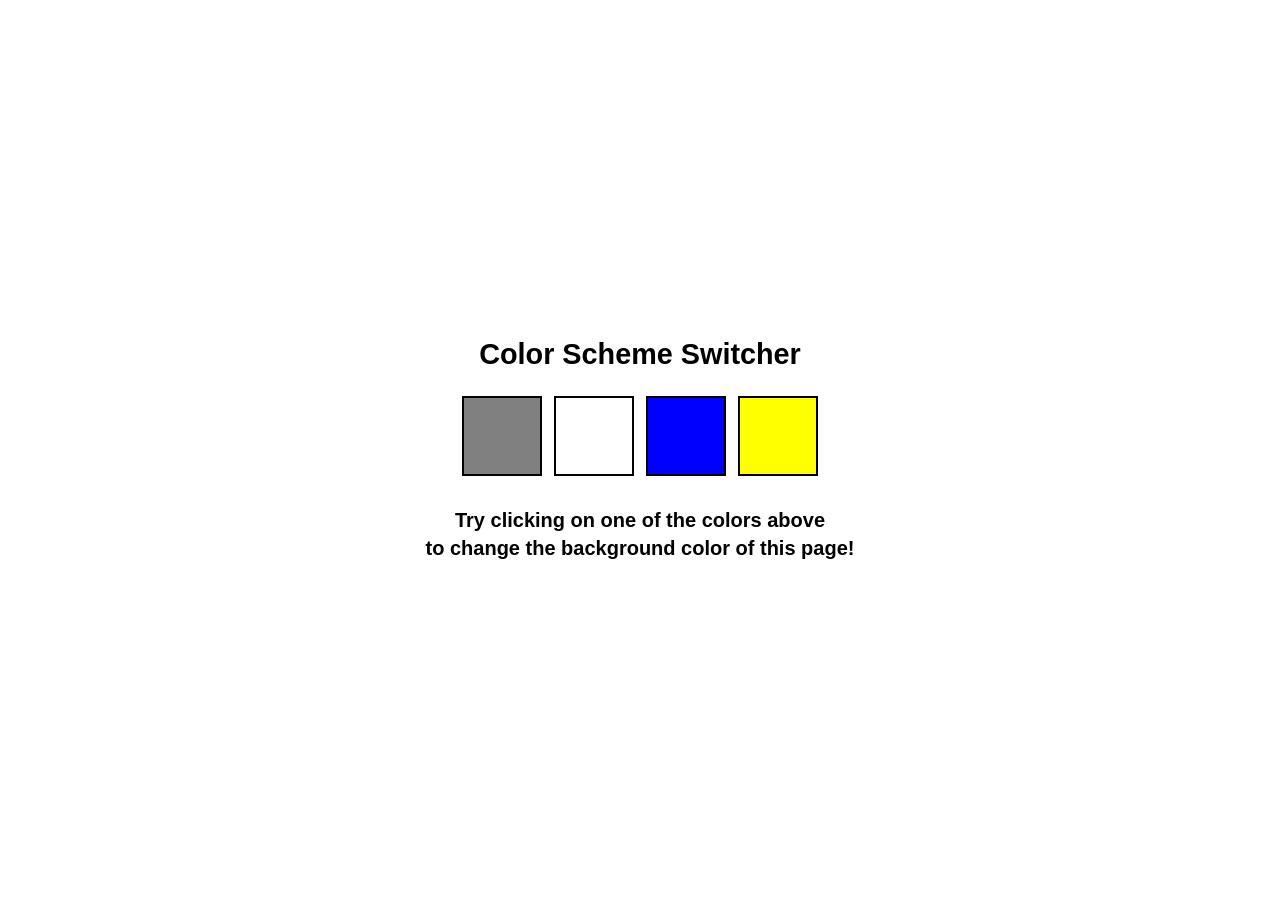
<file: JavaScript/Projects/1 - BackgroundColorChanger/index.html>
<!DOCTYPE html>
<html lang="en">
<head>
  <meta charset="UTF-8">
  <meta name="viewport" content="width=device-width, initial-scale=1.0">
  <title>Color Scheme Switcher</title>
  <link rel="stylesheet" href="style.css">
</head>
<body>
  <div class="canvas">
    <h1>Color Scheme Switcher</h1>
    
    <div class="button-container">
      <span class="button" id="grey"></span>
      <span class="button" id="white"></span>
      <span class="button" id="blue"></span>
      <span class="button" id="yellow"></span>
    </div>

    <h2>
      Try clicking on one of the colors above
      <span>to change the background color of this page!</span>
    </h2>
  </div>
  <script src="charColorCode.js"></script>
</body>
</html>
</file>
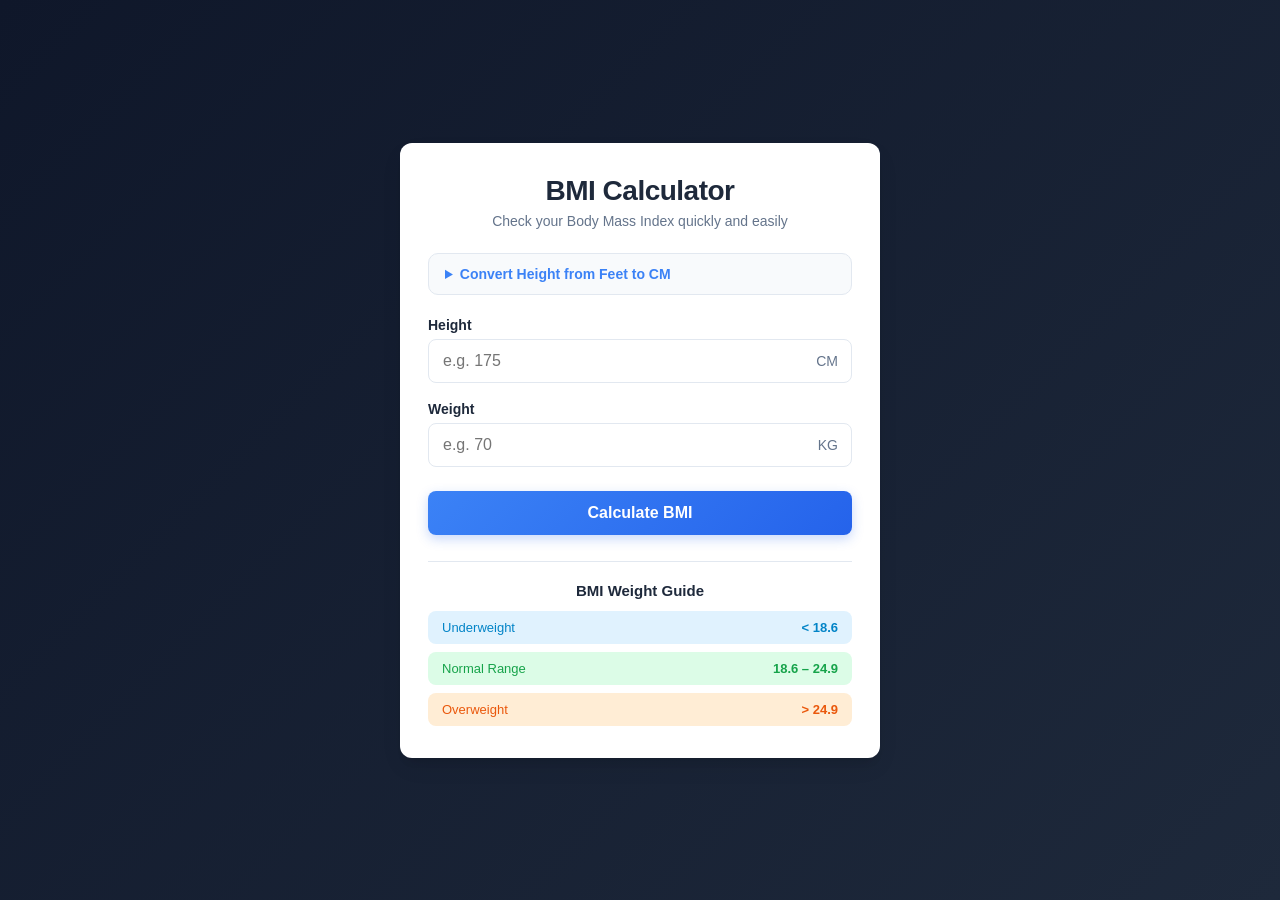
<file: JavaScript/Projects/2 - BMICalculator/index.html>
<!DOCTYPE html>
<html lang="en">
  <head>
    <meta charset="UTF-8" />
    <meta name="viewport" content="width=device-width, initial-scale=1.0" />
    <meta http-equiv="X-UA-Compatible" content="ie=edge" />
    <link rel="stylesheet" href="style.css" />
    <title>BMI Calculator</title>
  </head>
  <body>
    <main class="container">
      <header class="app-header">
        <h1>BMI Calculator</h1>
        <p class="subtitle">Check your Body Mass Index quickly and easily</p>
      </header>

      <!-- Feet to CM Quick Converter -->
      <section class="converter-box" aria-label="Height Unit Converter">
        <details>
          <summary>Convert Height from Feet to CM</summary>
          <div class="converter-content">
            <div class="converter-fields">
              <div class="field-group">
                <label for="feet">Feet (ft)</label>
                <input type="number" id="feet" placeholder="e.g. 5" min="0" step="1" />
              </div>
              <div class="field-group">
                <label for="inches">Inches (in)</label>
                <input type="number" id="inches" placeholder="e.g. 9" min="0" max="11.9" step="any" />
              </div>
            </div>
            <button type="button" id="convert-btn" class="secondary-btn">Convert &amp; Fill Height</button>
            <div id="convert-feedback" class="convert-feedback" aria-live="polite"></div>
          </div>
        </details>
      </section>

      <form id="bmi-form">
        <div class="form-group">
          <label for="height">Height</label>
          <div class="input-wrapper">
            <input type="number" id="height" placeholder="e.g. 175" min="1" step="any" required />
            <span class="unit-tag">CM</span>
          </div>
        </div>

        <div class="form-group">
          <label for="weight">Weight</label>
          <div class="input-wrapper">
            <input type="number" id="weight" placeholder="e.g. 70" min="1" step="any" required />
            <span class="unit-tag">KG</span>
          </div>
        </div>

        <button type="submit" id="calculate-btn" class="primary-btn">Calculate BMI</button>
      </form>

      <div id="results" class="results-container" aria-live="polite"></div>

      <section id="weight-guide" class="weight-guide">
        <h3>BMI Weight Guide</h3>
        <div class="guide-grid">
          <div class="guide-item underweight">
            <span class="guide-label">Underweight</span>
            <span class="guide-value">&lt; 18.6</span>
          </div>
          <div class="guide-item normal">
            <span class="guide-label">Normal Range</span>
            <span class="guide-value">18.6 – 24.9</span>
          </div>
          <div class="guide-item overweight">
            <span class="guide-label">Overweight</span>
            <span class="guide-value">&gt; 24.9</span>
          </div>
        </div>
      </section>
    </main>

    <script src="bmical.js"></script>
  </body>
</html>
</file>
<file: JavaScript/Projects/1 - BackgroundColorChanger/style.css>
* {
  box-sizing: border-box;
  margin: 0;
  padding: 0;
}

body {
  font-family: Arial, Helvetica, sans-serif;
  min-height: 100vh;
  display: flex;
  justify-content: center;
  align-items: center;
  transition: background-color 0.3s ease;
}

.canvas {
  text-align: center;
  max-width: 500px;
  padding: 20px;
}

h1 {
  font-size: 1.8rem;
  margin-bottom: 25px;
}

.button-container {
  display: flex;
  justify-content: center;
  gap: 12px;
  margin-bottom: 30px;
}

.button {
  width: 80px;
  height: 80px;
  border: 2px solid #000;
  display: inline-block;
  cursor: pointer;
}

#grey {
  background-color: grey;
}

#white {
  background-color: #fff;
}

#blue {
  background-color: blue;
}

#yellow {
  background-color: yellow;
}

h2 {
  font-size: 1.25rem;
  line-height: 1.4;
  font-weight: bold;
}

h2 span {
  display: block;
}
</file>
<file: JavaScript/Projects/2 - BMICalculator/style.css>
:root {
  --primary: #3b82f6;
  --primary-hover: #2563eb;
  --bg-gradient: linear-gradient(135deg, #0f172a 0%, #1e293b 100%);
  --card-bg: #ffffff;
  --text-main: #1e293b;
  --text-muted: #64748b;
  --border-color: #e2e8f0;
  --border-focus: #3b82f6;
  --radius: 12px;
  --shadow: 0 10px 25px -5px rgba(0, 0, 0, 0.1), 0 8px 10px -6px rgba(0, 0, 0, 0.1);
  --underweight: #0284c7;
  --underweight-bg: #e0f2fe;
  --normal: #16a34a;
  --normal-bg: #dcfce7;
  --overweight: #ea580c;
  --overweight-bg: #ffedd5;
}

* {
  box-sizing: border-box;
  margin: 0;
  padding: 0;
}

body {
  font-family: -apple-system, BlinkMacSystemFont, "Segoe UI", Roboto, "Helvetica Neue", Arial, sans-serif;
  min-height: 100vh;
  background: var(--bg-gradient);
  display: flex;
  align-items: center;
  justify-content: center;
  padding: 24px 16px;
  color: var(--text-main);
}

.container {
  width: 100%;
  max-width: 480px;
  background-color: var(--card-bg);
  border-radius: var(--radius);
  box-shadow: var(--shadow);
  padding: 32px 28px;
}

.app-header {
  text-align: center;
  margin-bottom: 24px;
}

.app-header h1 {
  font-size: 28px;
  font-weight: 700;
  color: var(--text-main);
  letter-spacing: -0.5px;
}

.subtitle {
  font-size: 14px;
  color: var(--text-muted);
  margin-top: 6px;
}

/* Feet to CM Converter */
.converter-box {
  background-color: #f8fafc;
  border: 1px solid var(--border-color);
  border-radius: 10px;
  padding: 12px 16px;
  margin-bottom: 22px;
}

.converter-box details summary {
  font-size: 14px;
  font-weight: 600;
  color: var(--primary);
  cursor: pointer;
  user-select: none;
  outline: none;
}

.converter-box details summary:hover {
  color: var(--primary-hover);
}

.converter-content {
  margin-top: 14px;
}

.converter-fields {
  display: grid;
  grid-template-columns: 1fr 1fr;
  gap: 12px;
  margin-bottom: 12px;
}

.field-group {
  display: flex;
  flex-direction: column;
  gap: 4px;
}

.field-group label {
  font-size: 12px;
  font-weight: 500;
  color: var(--text-muted);
}

.field-group input {
  width: 100%;
  padding: 8px 10px;
  border: 1px solid var(--border-color);
  border-radius: 6px;
  font-size: 14px;
  outline: none;
  transition: border-color 0.2s;
}

.field-group input:focus {
  border-color: var(--border-focus);
}

.secondary-btn {
  width: 100%;
  padding: 8px 14px;
  font-size: 13px;
  font-weight: 600;
  background-color: #e2e8f0;
  color: #334155;
  border: none;
  border-radius: 6px;
  cursor: pointer;
  transition: background-color 0.2s;
}

.secondary-btn:hover {
  background-color: #cbd5e1;
}

.convert-feedback {
  font-size: 12px;
  margin-top: 8px;
  text-align: center;
  min-height: 16px;
}

.convert-feedback.success {
  color: var(--normal);
  font-weight: 500;
}

.convert-feedback.error {
  color: #dc2626;
}

/* Main Form */
.form-group {
  margin-bottom: 18px;
}

.form-group label {
  display: block;
  font-size: 14px;
  font-weight: 600;
  color: var(--text-main);
  margin-bottom: 6px;
}

.input-wrapper {
  position: relative;
  display: flex;
  align-items: center;
}

.input-wrapper input {
  width: 100%;
  padding: 12px 48px 12px 14px;
  font-size: 16px;
  border: 1.5px solid var(--border-color);
  border-radius: 8px;
  outline: none;
  transition: border-color 0.2s, box-shadow 0.2s;
}

.input-wrapper input:focus {
  border-color: var(--border-focus);
  box-shadow: 0 0 0 3px rgba(59, 130, 246, 0.15);
}

.unit-tag {
  position: absolute;
  right: 14px;
  font-size: 14px;
  font-weight: 500;
  color: var(--text-muted);
  pointer-events: none;
  text-transform: uppercase;
}

.primary-btn {
  width: 100%;
  padding: 13px 20px;
  font-size: 16px;
  font-weight: 600;
  color: #ffffff;
  background: linear-gradient(135deg, var(--primary) 0%, var(--primary-hover) 100%);
  border: none;
  border-radius: 8px;
  cursor: pointer;
  transition: transform 0.15s, box-shadow 0.2s;
  box-shadow: 0 4px 12px rgba(37, 99, 235, 0.25);
  margin-top: 6px;
}

.primary-btn:hover {
  transform: translateY(-1px);
  box-shadow: 0 6px 16px rgba(37, 99, 235, 0.35);
}

.primary-btn:active {
  transform: translateY(0);
}

/* Results Display */
#results {
  margin-top: 22px;
  text-align: center;
  transition: all 0.3s ease;
}

#results:empty {
  display: none;
}

.result-card {
  padding: 18px 16px;
  border-radius: 10px;
  border: 1px solid var(--border-color);
  background-color: #f8fafc;
}

.result-card .bmi-number {
  font-size: 38px;
  font-weight: 800;
  color: var(--text-main);
  line-height: 1.1;
}

.result-card .bmi-label {
  font-size: 13px;
  text-transform: uppercase;
  letter-spacing: 0.5px;
  color: var(--text-muted);
  margin-bottom: 6px;
}

.result-card .category-badge {
  display: inline-block;
  padding: 5px 14px;
  font-size: 14px;
  font-weight: 600;
  border-radius: 20px;
  margin-top: 8px;
}

.category-badge.underweight {
  background-color: var(--underweight-bg);
  color: var(--underweight);
}

.category-badge.normal {
  background-color: var(--normal-bg);
  color: var(--normal);
}

.category-badge.overweight {
  background-color: var(--overweight-bg);
  color: var(--overweight);
}

.error-message {
  color: #dc2626;
  font-size: 14px;
  font-weight: 500;
  background-color: #fef2f2;
  border: 1px solid #fecaca;
  padding: 10px 14px;
  border-radius: 8px;
}

/* Weight Guide */
.weight-guide {
  margin-top: 26px;
  border-top: 1px solid var(--border-color);
  padding-top: 20px;
}

.weight-guide h3 {
  font-size: 15px;
  font-weight: 600;
  color: var(--text-main);
  margin-bottom: 12px;
  text-align: center;
}

.guide-grid {
  display: flex;
  flex-direction: column;
  gap: 8px;
}

.guide-item {
  display: flex;
  justify-content: space-between;
  align-items: center;
  padding: 9px 14px;
  border-radius: 8px;
  font-size: 13px;
  font-weight: 500;
}

.guide-item.underweight {
  background-color: var(--underweight-bg);
  color: var(--underweight);
}

.guide-item.normal {
  background-color: var(--normal-bg);
  color: var(--normal);
}

.guide-item.overweight {
  background-color: var(--overweight-bg);
  color: var(--overweight);
}

.guide-value {
  font-weight: 700;
}

@media (max-width: 480px) {
  .container {
    padding: 24px 18px;
  }
}
</file>
